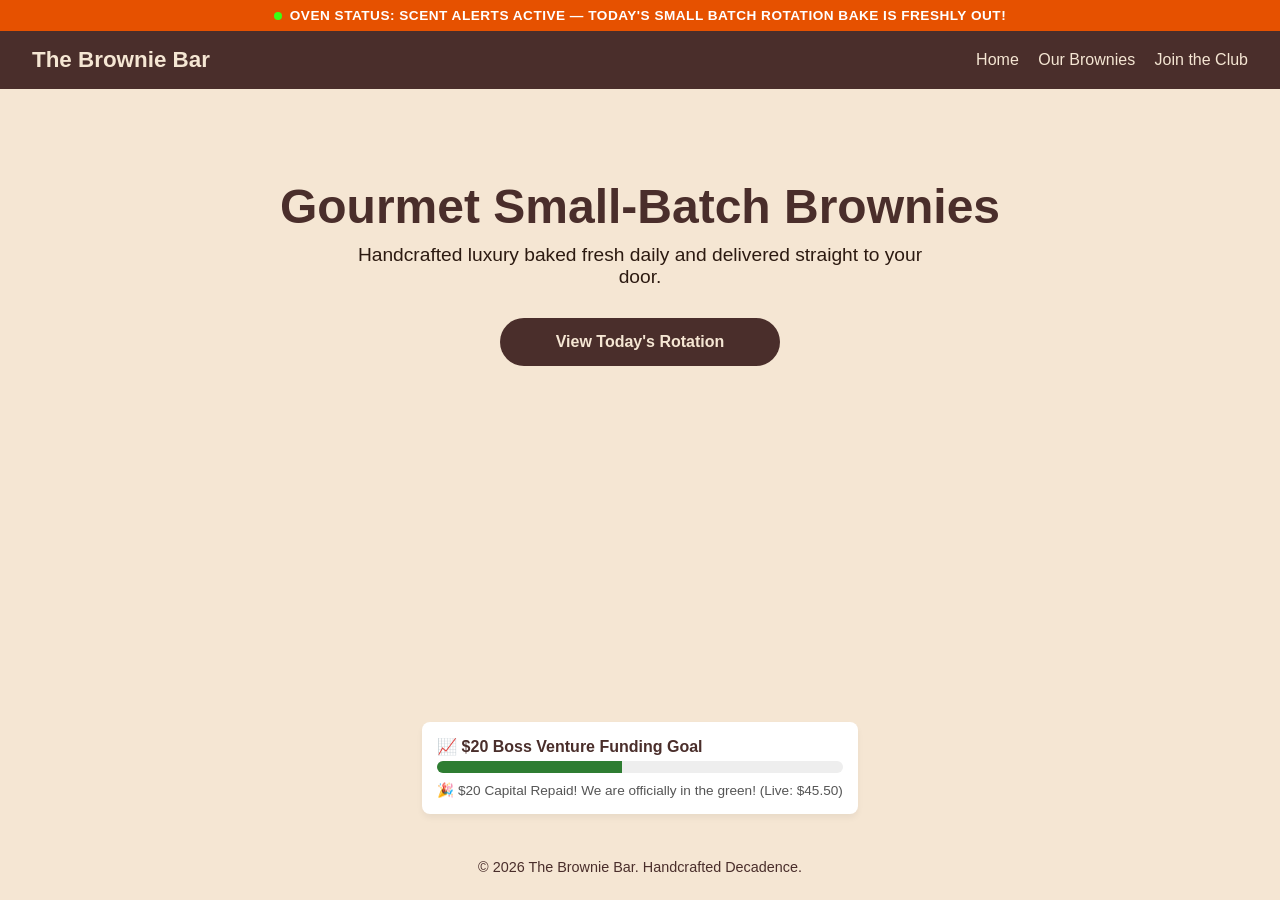
<file: index.html>
<!DOCTYPE html>
<html lang="en">

<head>
    <meta charset="UTF-8">
    <meta name="viewport" content="width=device-width, initial-scale=1.0">
    <title>The Brownie Bar | Home</title>
    <link rel="stylesheet" href="style.css">
</head>

<body>
    <div class="live-banner">
        <div class="pulse-dot"></div> OVEN STATUS: SCENT ALERTS ACTIVE — TODAY'S SMALL BATCH ROTATION BAKE IS FRESHLY
        OUT!
    </div>
    <header>
        <div class="logo" onclick="window.location.href='index.html'">The Brownie Bar</div>
        <nav>
            <a href="index.html" aria-label="Go to home page">Home</a>
            <a href="menu.html" aria-label="View our sweet rotation menu">Our Brownies</a>
            <a href="signup.html" aria-label="Join our rewards brownie club">Join the Club</a>
        </nav>
    </header>

    <main style="text-align: center; padding: 50px 20px; flex: 1;">
        <h1 style="color: var(--primary); font-size: 3rem; margin-top: 40px; margin-bottom: 10px;">Gourmet Small-Batch
            Brownies</h1>
        <p style="font-size: 1.2rem; max-width: 600px; margin: 0 auto 30px;">
            Handcrafted luxury baked fresh daily and delivered straight to your door.
        </p>
        <a href="menu.html" class="btn" style="max-width: 280px; margin: 0 auto;"
            aria-label="View today's menu rotation">View Today's Rotation</a>
    </main>

    <!-- $20 Boss Venture Funding Goal Widget Layout -->
    <div class="funding-widget-box"
        style="padding: 15px; background: #fff; border-radius: 8px; box-shadow: 0 4px 6px rgba(0,0,0,0.05); margin: 20px auto; max-width: 600px;">
        <strong style="display: block; margin-bottom: 5px; color: var(--primary);">📈 $20 Boss Venture Funding Goal</strong>

        <!-- Background track of the bar -->
        <div
            style="width: 100%; background: #eee; height: 12px; border-radius: 6px; overflow: hidden; margin-bottom: 8px;">
            <!-- The actual filled progress indicator line -->
            <div id="fundingProgressBar"
                style="width: 0%; background: #2e7d32; height: 100%; transition: width 1s ease-in-out;"></div>
        </div>

        <!-- The dynamic milestone text injector slot -->
        <span id="fundingProgressText" style="font-size: 0.85rem; color: #555; font-weight: 500;">Baking our way to the first $20 repayment goal...</span>
    </div>

    <footer>&copy; 2026 The Brownie Bar. Handcrafted Decadence.</footer>

    <a href="#" class="back-to-top" id="backToTop" aria-label="Scroll back to top">↑</a>

    <!-- Scripts -->
    <script src="app.js"></script>
    <script>
        // Runs automatically when the HTML elements are fully ready
        document.addEventListener('DOMContentLoaded', () => {
            // Change 45.50 to whatever total earnings you want to show!
            updateFundingProgress(45.50);
        });
    </script>
</body>

</html>
</file>
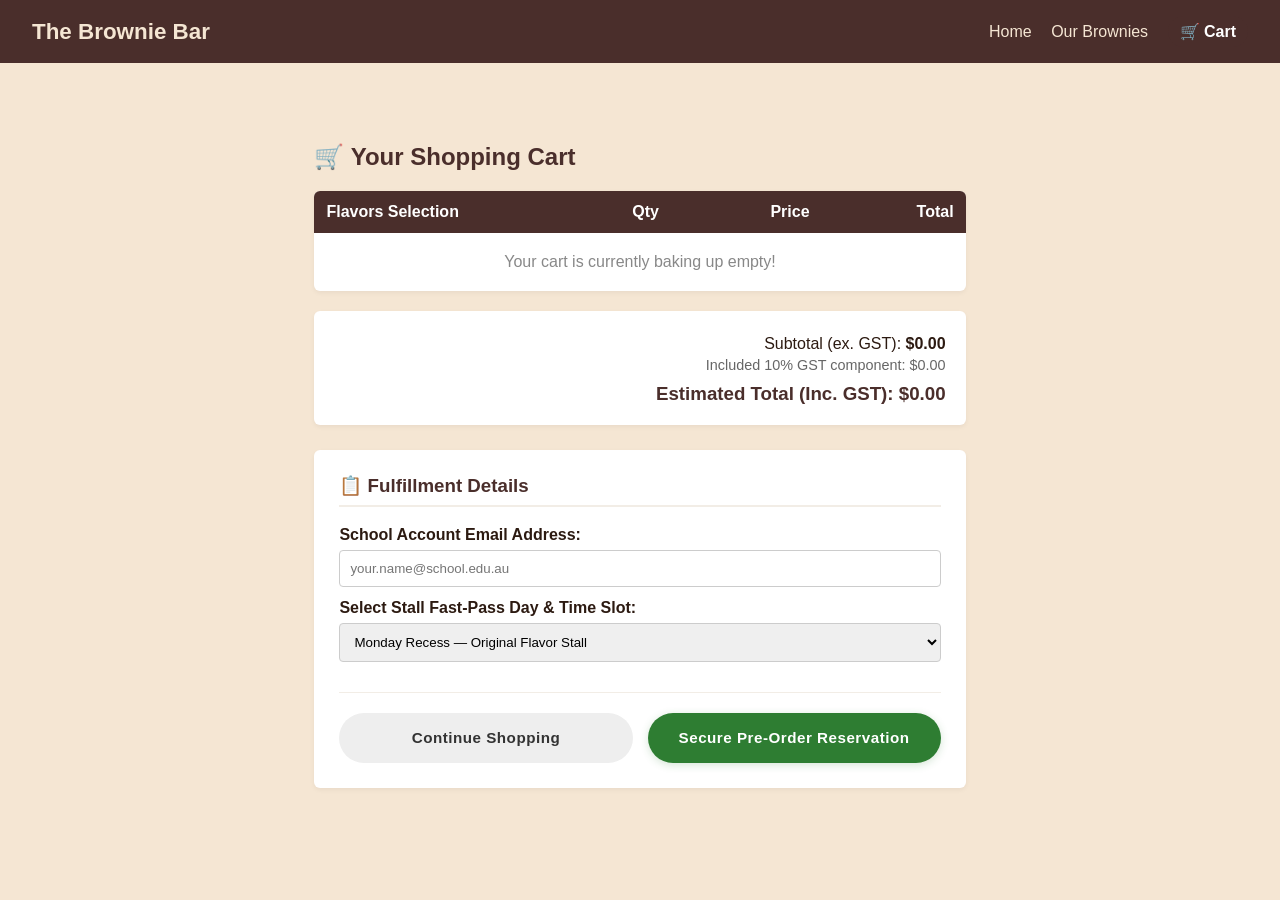
<file: cart.html>
<!DOCTYPE html>
<html lang="en">

<head>
  <meta charset="UTF-8">
  <meta name="viewport" content="width=device-width, initial-scale=1.0">
  <title>Your Cart & Checkout | The Brownie Bar</title>
  <link rel="stylesheet" href="style.css">
</head>

<body>
  <header>
    <div class="logo" onclick="window.location.href='index.html'">The Brownie Bar</div>
    <nav>
      <a href="index.html">Home</a>
      <a href="menu.html">Our Brownies</a>
      <a href="cart.html"
        style="position: relative; font-weight: bold; background: var(--primary); color: #fff; padding: 6px 12px; border-radius: 20px; display: inline-flex; align-items: center; gap: 6px; text-decoration: none;">
        🛒 Cart
        <span id="cartCounterBadge" style="background: red; color: white; font-size: 0.75rem; font-weight: bold; padding: 2px 6px; border-radius: 10px; min-width: 14px; text-align: center; display: none;">0</span>
      </a>
    </nav>
  </header>

  <main style="max-width: 800px; margin: 40px auto; padding: 20px; flex: 1;">
    <h2 style="color: var(--primary); margin-bottom: 20px;">🛒 Your Shopping Cart</h2>

    <!-- Interactive Multi-Item Product Table Grid -->
    <table
      style="width: 100%; border-collapse: collapse; margin-bottom: 20px; background: white; border-radius: 6px; overflow: hidden; box-shadow: 0 2px 5px rgba(0,0,0,0.05);">
      <thead>
        <tr style="background: var(--primary); color: white;">
          <th style="padding: 12px; text-align: left;">Flavors Selection</th>
          <th style="padding: 12px; text-align: center; width: 80px;">Qty</th>
          <th style="padding: 12px; text-align: right; width: 100px;">Price</th>
          <th style="padding: 12px; text-align: right; width: 120px;">Total</th>
        </tr>
      </thead>
      <tbody id="checkoutCartTable">
        <!-- Injected dynamically by app.js -->
      </tbody>
    </table>

    <!-- Live Financial Summary Metrics (Australian GST Inclusive) -->
    <div
      style="background: white; padding: 20px; border-radius: 6px; box-shadow: 0 2px 5px rgba(0,0,0,0.05); margin-bottom: 25px; text-align: right;">
      <p style="margin: 4px 0;">Subtotal (ex. GST):
        <span id="cartSummarySubtotal" style="font-weight: bold;">$0.00</span></p>
      <p style="margin: 4px 0; font-size: 0.9rem; color: #666;">Included 10% GST component:
        <span id="cartSummaryTax">$0.00</span></p>
      <h3 style="margin: 10px 0 0 0; color: var(--primary);">Estimated Total (Inc. GST):
        <span id="cartSummaryTotal">$0.00</span></h3>
    </div>

    <!-- Combined Fulfillment Details & Order Placement Form -->
    <form id="globalCartCheckoutForm"
      style="background: white; padding: 25px; border-radius: 6px; box-shadow: 0 2px 5px rgba(0,0,0,0.05); margin-bottom: 20px;">
      <h3 style="margin-top: 0; color: var(--primary); border-bottom: 2px solid #f2ede6; padding-bottom: 8px;">📋
        Fulfillment Details</h3>

      <label style="display: block; margin-top: 15px; margin-bottom: 12px;">
                <strong>School Account Email Address:</strong>
                <input type="email" id="emailInput" required placeholder="your.name@school.edu.au" style="width: 100%; padding: 10px; margin-top: 6px; box-sizing: border-box; border: 1px solid #ccc; border-radius: 4px;">
            </label>

      <label style="display: block; margin-bottom: 20px;">
                <strong>Select Stall Fast-Pass Day & Time Slot:</strong>
                <select id="pickupDay" required style="width: 100%; padding: 10px; margin-top: 6px; box-sizing: border-box; border: 1px solid #ccc; border-radius: 4px;">
                    <option value="Monday Recess">Monday Recess — Original Flavor Stall</option>
                    <option value="Tuesday Recess">Tuesday Recess — Salted Caramel Stall</option>
                    <option value="Wednesday Recess">Wednesday Recess — Nutella Infused Stall</option>
                </select>
            </label>

      <div
        style="display: flex; justify-content: space-between; align-items: center; margin-top: 30px; border-top: 1px solid #f2ede6; padding-top: 20px; gap: 15px;">
        <a href="menu.html"
          style="flex: 1; display: flex; align-items: center; justify-content: center; box-sizing: border-box; text-align: center; background: #eee; color: #333; font-weight: 600; font-size: 0.95rem; letter-spacing: 0.5px; height: 50px; margin: 0; border: none; border-radius: 50px; text-decoration: none; cursor: pointer; transition: background-color 0.2s; vertical-align: middle;"
          onmouseover="this.style.background='#e0e0e0'" onmouseout="this.style.background='#eee'">
          Continue Shopping
        </a>
        <button type="submit" class="btn" style="flex: 1; display: flex; align-items: center; justify-content: center; box-sizing: border-box; background: #2e7d32; color: white; font-weight: 600; font-size: 0.95rem; letter-spacing: 0.5px; height: 50px; margin: 0; padding: 0; border: none; border-radius: 50px; cursor: pointer; box-shadow: 0 2px 8px rgba(46, 125, 50, 0.2); transition: background-color 0.2s; vertical-align: middle;" onmouseover="this.style.background='#256428'" onmouseout="this.style.background='#2e7d32'">
              Secure Pre-Order Reservation
          </button>
      </div>
    </form>
  </main>

  <script src="app.js"></script>
</body>

</html>
</file>
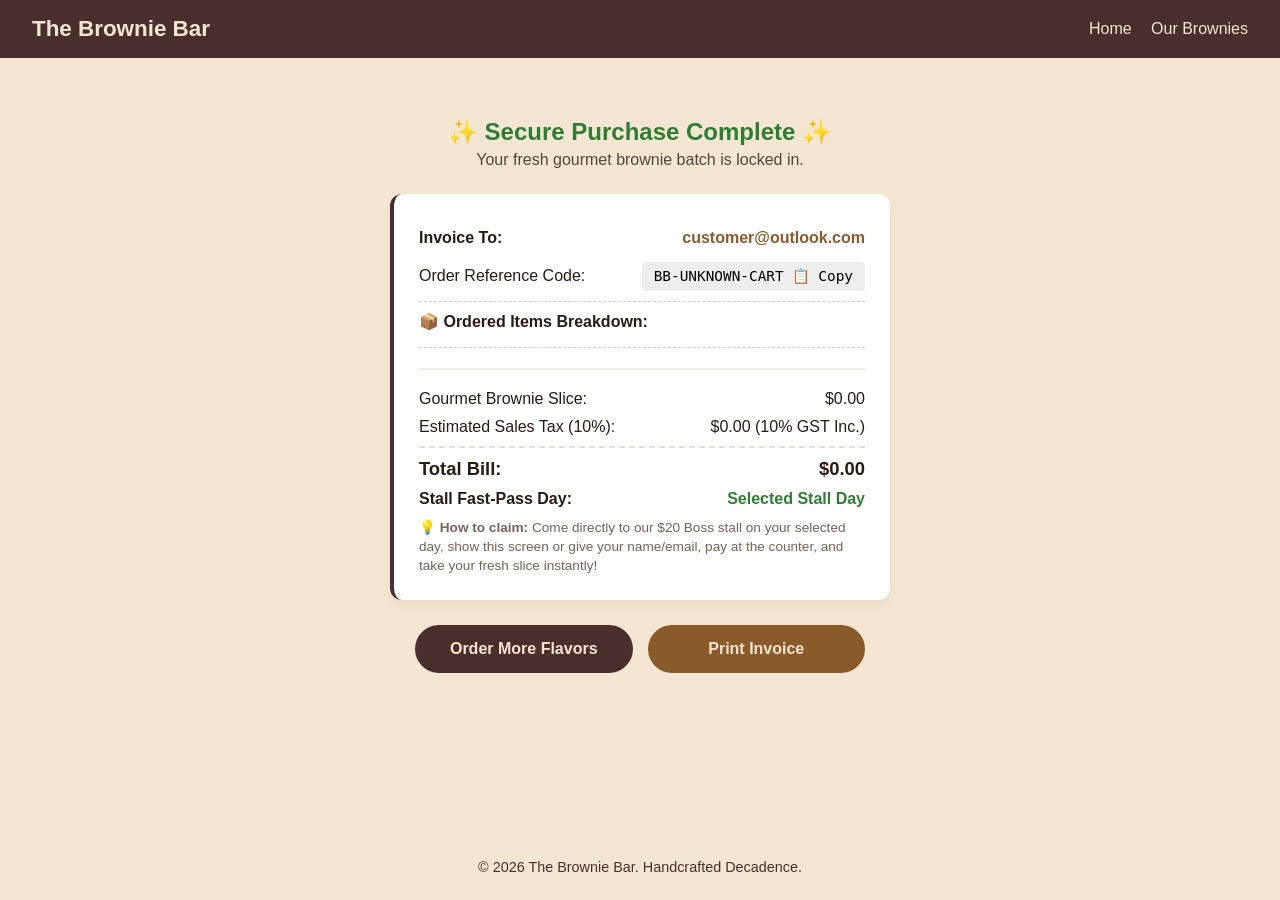
<file: checkout-success.html>
<!DOCTYPE html>
<html lang="en">

<head>
  <meta charset="UTF-8">
  <meta name="viewport" content="width=device-width, initial-scale=1.0">
  <title>Order Confirmed | The Brownie Bar</title>
  <link rel="stylesheet" href="style.css">
</head>

<body>
  <header>
    <div class="logo" onclick="window.location.href='index.html'">The Brownie Bar</div>
    <nav>
      <a href="index.html">Home</a>
      <a href="menu.html">Our Brownies</a>
    </nav>
  </header>

  <main style="max-width: 500px; margin: 40px auto; text-align: center; padding: 0 20px; flex: 1;">
    <!-- Pulsing Skeleton Placeholder Screen -->
    <div id="loadingSkeleton" class="skeleton-container">
      <div class="skeleton-line hero"></div>
      <div class="skeleton-line mid"></div>
      <div class="skeleton-line short"></div>
      <div class="skeleton-line"></div>
    </div>

    <!-- Target Invoice Target Reveal Screen Container -->
    <div id="successContent" style="display: none;">
      <h2 style="color: var(--success); margin-bottom: 5px;">✨ Secure Purchase Complete ✨</h2>
      <p style="margin-top: 0; color: #55433c;">Your fresh gourmet brownie batch is locked in.</p>

      <div class="invoice-box">
        <div class="invoice-row">
          <strong>Invoice To:</strong>
          <span id="invoiceEmail" style="color: var(--accent); font-weight: 600;"></span>
        </div>
        <div class="invoice-row" style="align-items: center; margin-top: 15px;">
          <span>Order Reference Code:</span>
          <button class="copy-badge" id="copyIdBtn" title="Click to copy ID">
                        <span id="orderIdText">BB-73912-BRWN</span> 📋 Copy
                    </button>
        </div>
        
        <!-- Replace your single item line section with this cleaner list block -->
        <div class="invoice-summary-box"
          style="border-top: 1px dashed #ccc; border-bottom: 1px dashed #ccc; padding: 10px 0; margin: 10px 0;">
          <strong style="display: block; margin-bottom: 6px; text-align: left;">📦 Ordered Items Breakdown:</strong>
          <ul id="invoiceItemsSummaryList" style="list-style: none; padding: 0; margin: 0;">
            <!-- Multi-item list nodes injected dynamically by app.js loop -->
          </ul>
        </div>

        <hr style="border: 0; border-top: 2px solid #f2ede6; margin: 20px 0;">

        <!-- Computational Component Matrix Elements -->
        <div class="invoice-row">
          <span>Gourmet Brownie Slice:</span>
          <span id="calcSubtotal"></span>
        </div>
        <div class="invoice-row">
          <span>Estimated Sales Tax (10%):</span>
          <span id="calcTax"></span>
        </div>
        <div class="invoice-row invoice-total">
          <span>Total Bill:</span>
          <span id="calcTotal"></span>
        </div>
        <div class="invoice-row">
          <strong>Stall Fast-Pass Day:</strong>
          <span id="invoicePickup" style="font-weight: bold; color: var(--success);"></span>
        </div>
        <p style="font-size: 0.85rem; color: #7a6152; margin: 10px 0 0 0; text-align: left; line-height: 1.4;">
          💡 <strong>How to claim:</strong> Come directly to our $20 Boss stall on your selected day, show this screen or give
          your name/email, pay at the counter, and take your fresh slice instantly!
        </p>
      </div>
      <div style="display: flex; gap: 15px; justify-content: center; max-width: 450px; margin: 20px auto 0 auto;">
        <a href="menu.html" class="btn" style="margin: 0; flex: 1;" aria-label="Return to product listing matrix">Order More
          Flavors</a>
        <button id="printInvoiceBtn" class="btn" style="margin: 0; flex: 1; background-color: var(--accent);" aria-label="Print Invoice Receipt">Print Invoice</button>
      </div>
    </div>
  </main>

  <footer>&copy; 2026 The Brownie Bar. Handcrafted Decadence.</footer>
  <script src="app.js"></script>
</body>

</html>
</file>
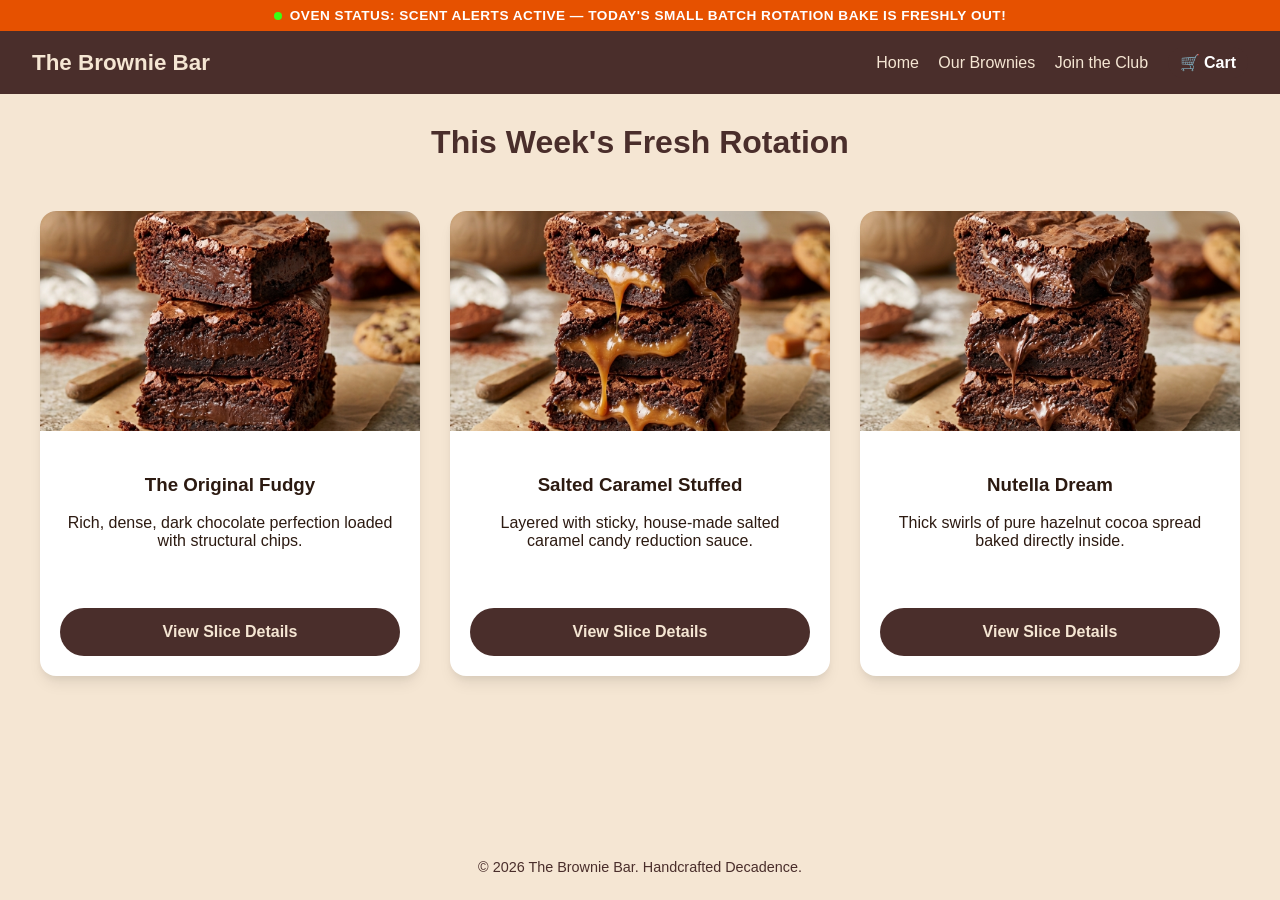
<file: menu.html>
<!DOCTYPE html>
<html lang="en">

<head>
  <meta charset="UTF-8">
  <meta name="viewport" content="width=device-width, initial-scale=1.0">
  <title>Weekly Rotation | The Brownie Bar</title>
  <link rel="stylesheet" href="style.css">
</head>

<body>
  <div class="live-banner">
    <div class="pulse-dot"></div> OVEN STATUS: SCENT ALERTS ACTIVE — TODAY'S SMALL BATCH ROTATION BAKE IS FRESHLY OUT!
  </div>
  <header>
    <div class="logo" onclick="window.location.href='index.html'">The Brownie Bar</div>
    <nav>
      <a href="index.html">Home</a>
      <a href="menu.html">Our Brownies</a>
      <a href="signup.html">Join the Club</a>
      <!-- Add inside your <nav> or header navigation link row -->
      <a href="cart.html"
        style="position: relative; font-weight: bold; background: var(--primary); color: #fff; padding: 6px 12px; border-radius: 20px; display: inline-flex; align-items: center; gap: 6px; text-decoration: none;">
        🛒 Cart
        <span id="cartCounterBadge" style="background: red; color: white; font-size: 0.75rem; font-weight: bold; padding: 2px 6px; border-radius: 10px; min-width: 14px; text-align: center; display: none;">0</span>
      </a>
    </nav>
  </header>

  <main style="flex: 1;">
    <h2 class="section-title">This Week's Fresh Rotation</h2>
    <div class="grid">
      <!-- Original -->
      <div class="card">
        <img src="Gemini_Generated_Image_zda83ozda83ozda8.png" class="card-img" alt="The Original Fudgy">
        <div class="card-content">
          <h3>The Original Fudgy</h3>
          <p>Rich, dense, dark chocolate perfection loaded with structural chips.</p>
          <span class="availability-tag">Loading...</span>
          <a href="product-original.html" class="btn" aria-label="View details for The Original Fudgy">View Slice
            Details</a>
        </div>
      </div>
      <!-- Caramel -->
      <div class="card">
        <img src="Gemini_Generated_Image_i1s3k4i1s3k4i1s3.png" class="card-img" alt="Salted Caramel Stuffed">
        <div class="card-content">
          <h3>Salted Caramel Stuffed</h3>
          <p>Layered with sticky, house-made salted caramel candy reduction sauce.</p>
          <span class="availability-tag">Loading...</span>
          <a href="product-caramel.html" class="btn" aria-label="View details for Salted Caramel Stuffed">View Slice
            Details</a>
        </div>
      </div>
      <!-- Nutella -->
      <div class="card">
        <img src="Gemini_Generated_Image_r7hcr6r7hcr6r7hc.png" class="card-img" alt="Nutella Dream">
        <div class="card-content">
          <h3>Nutella Dream</h3>
          <p>Thick swirls of pure hazelnut cocoa spread baked directly inside.</p>
          <span class="availability-tag">Loading...</span>
          <a href="product-nutella.html" class="btn" aria-label="View details for Nutella Dream">View Slice Details</a>
        </div>
      </div>
    </div>
  </main>

  <footer>&copy; 2026 The Brownie Bar. Handcrafted Decadence.</footer>
  <a href="#" class="back-to-top" id="backToTop" aria-label="Scroll back to top">↑</a>
  <script src="app.js"></script>
</body>

</html>
</file>
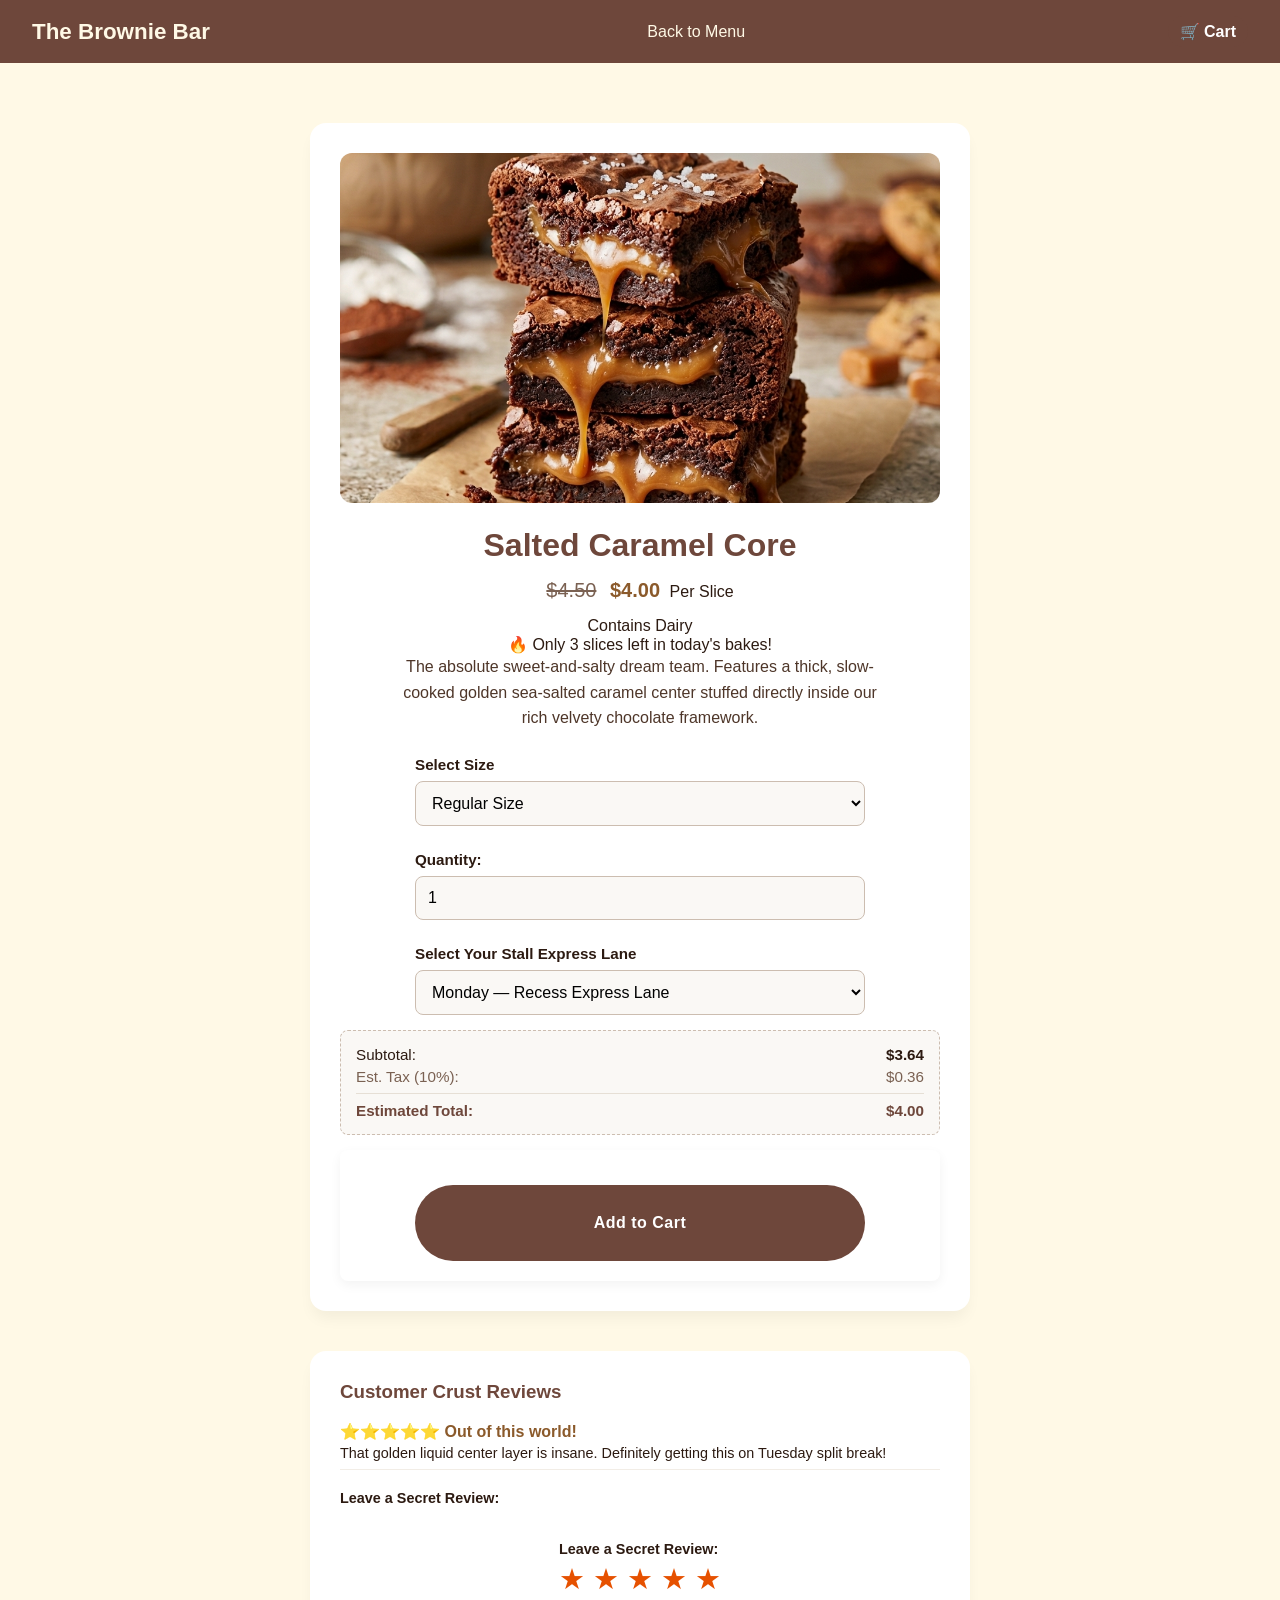
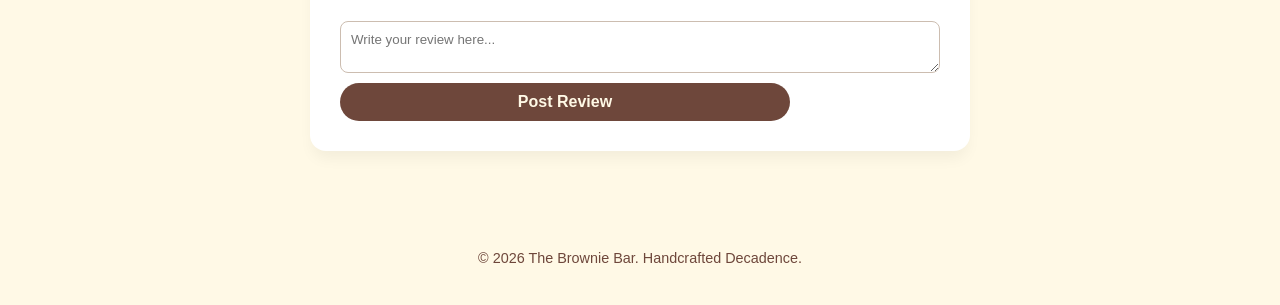
<file: product-caramel.html>
<!DOCTYPE html>
<html lang="en">

<head>
  <meta charset="UTF-8">
  <meta name="viewport" content="width=device-width, initial-scale=1.0">
  <title>Salted Caramel Core | The Brownie Bar</title>
  <link rel="stylesheet" href="style.css">
</head>

<button id="backToTop" onclick="window.scrollTo({top: 0, behavior: 'smooth'})" style="position: fixed; bottom: 20px; right: 20px; display: none; padding: 10px 15px; background: var(--primary); color: white; border: none; border-radius: 50%; cursor: pointer; z-index: 99Source;">▲</button>
<body data-flavor="caramel" data-price="4.00">
  <header>
    <div class="logo" onclick="window.location.href='index.html'">The Brownie Bar</div>
    <nav><a href="menu.html">Back to Menu</a></nav>
    <a href="cart.html"
      style="position: relative; font-weight: bold; background: var(--primary); color: #fff; padding: 6px 12px; border-radius: 20px; display: inline-flex; align-items: center; gap: 6px; text-decoration: none;">
      🛒 Cart
      <span id="cartCounterBadge" style="background: red; color: white; font-size: 0.75rem; font-weight: bold; padding: 2px 6px; border-radius: 10px; min-width: 14px; text-align: center; display: none;">0</span>
    </a>
  </header>

  <main style="flex: 1; padding: 20px;">
    <div class="product-layout">
      <img src="Gemini_Generated_Image_i1s3k4i1s3k4i1s3.png" alt="Salted Caramel Core Brownie">
      <h2 class="section-title" style="margin: 20px 0 10px 0;">Salted Caramel Core</h2>

      <div class="price-container">
        <span class="original-price">$4.50</span>
        <span class="current-price">$4.00</span>
        <span class="price-suffix">Per Slice</span>
      </div>

      <!-- Dietary Badges -->
      <div class="badge-container">
        <span class="badge badge-dairy">Contains Dairy</span>
      </div>

      <!-- Stock Urgency Ticker -->
      <div class="stock-ticker">🔥 Only <span class="low-stock-count">3</span> slices left in today's bakes!</div>

      <p style="line-height: 1.6; max-width: 500px; margin: 0 auto 20px auto; color: #4e3629;">
        The absolute sweet-and-salty dream team. Features a thick, slow-cooked golden sea-salted caramel center stuffed
        directly inside our rich velvety chocolate framework.
      </p>

      <form class="purchaseForm">
        <!-- Size Selector -->
        <div class="form-group">
          <label for="sizeInput">Select Size</label>
          <select id="sizeInput" style="width: 100%; padding: 12px; border: 1px solid #ccbdb0; border-radius: 8px; background-color: #faf8f5; font-size: 1rem;">
                        <option value="0.00" selected>Regular Size</option>
                        <option value="0.25">Large Size (+$0.25)</option>
                    </select>
        </div>

        <!-- Quantity Stepper Input -->
        <div class="form-group">
          <label for="quantityInput">Quantity:</label>
          <input type="number" id="quantityInput" min="1" max="24" value="1" step="1" style="width: 100%; padding: 12px; border: 1px solid #ccbdb0; border-radius: 8px; background-color: #faf8f5; font-size: 1rem;" required>
        </div>

        <!-- Express Lane Dropdown -->
        <div class="form-group">
          <label for="pickupDay">Select Your Stall Express Lane</label>
          <select id="pickupDay" style="width: 100%; padding: 12px; border: 1px solid #ccbdb0; border-radius: 8px; background-color: #faf8f5; font-size: 1rem;">
                        <option value="Monday Recess">Monday — Recess Express Lane</option>
                        <option value="Monday Lunch">Monday — Lunch Express Lane</option>
                        <option value="Tuesday Recess">Tuesday — Recess Express Lane</option>
                        <option value="Tuesday Lunch">Tuesday — Lunch Express Lane</option>
                        <option value="Wednesday Recess">Wednesday — Recess Express Lane</option>
                        <option value="Wednesday Lunch">Wednesday — Lunch Express Lane</option>
                    </select>
        </div>

        <!-- Live Estimator Box -->
        <div id="livePreviewBox"
          style="background: #faf8f5; border: 1px dashed #ccbdb0; border-radius: 8px; padding: 15px; margin: 15px 0; text-align: left; font-size: 0.95rem;">
          <div style="display: flex; justify-content: space-between; margin-bottom: 5px;">
            <span>Subtotal:</span> <strong id="liveSubtotal">$0.00</strong>
          </div>
          <div style="display: flex; justify-content: space-between; color: #7a6152;">
            <span>Est. Tax (10%):</span> <span id="liveTax">$0.00</span>
          </div>
          <hr style="border: 0; border-top: 1px solid #e6dfd5; margin: 8px 0;">
          <div style="display: flex; justify-content: space-between; font-weight: bold; color: var(--primary);">
            <span>Estimated Total:</span> <span id="liveTotal">$0.00</span>
          </div>
        </div>

        <!-- Multi-Item Custom Addition Element Matrix Block -->
        <div class="cart-control-wrapper"
          style="background: #fff; padding: 20px; border-radius: 8px; box-shadow: 0 4px 12px rgba(0,0,0,0.05); margin-top: 15px;">
          <!-- Keep your existing quantity input and size inputs here exactly as they are -->
        
          <button type="button" id="addToCartBtn" class="btn" style="width: 100%; margin-top: 15px; background-color: var(--primary); color: white; border: none; padding: 14px; border-radius: 50px; font-size: 1rem; font-weight: 600; letter-spacing: 0.5px; cursor: pointer; transition: background-color 0.2s ease, transform 0.2s ease;" onmouseover="this.style.backgroundColor='var(--primary-hover, #5a3d28)'; this.style.transform='scale(1.03)';" onmouseout="this.style.backgroundColor='var(--primary)'; this.style.transform='scale(1)';">
              Add to Cart
          </button>
        </div>
      </form>
    </div>

    <!-- Customer Review Board -->
    <div class="product-layout" style="margin-top: 20px; text-align: left;">
      <h3 style="color: var(--primary); margin-top: 0;">Customer Crust Reviews</h3>
      <div id="reviewContainer" style="display: flex; flex-direction: column; gap: 10px; margin-bottom: 20px;">
        <div style="border-bottom: 1px solid #f2ede6; padding-bottom: 8px;">
          <strong style="color: var(--accent);">⭐⭐⭐⭐⭐ Out of this world!</strong>
          <p style="margin: 4px 0 0 0; font-size: 0.9rem;">That golden liquid center layer is insane. Definitely getting
            this on Tuesday split break!</p>
        </div>
      </div>

      <form id="reviewForm" style="display: flex; flex-direction: column; gap: 10px;">
        <label style="font-weight: 600; font-size: 0.9rem;">Leave a Secret Review:</label>
        <div class="form-group">
          <label style="font-weight: 600; font-size: 0.9rem; display: block; margin-bottom: 5px;">Leave a Secret Review:</label>
          <input type="hidden" id="reviewStars" value="5">
        
          <div class="star-rating-input"
            style="display: flex; gap: 8px; font-size: 1.8rem; cursor: pointer; color: #ccbdb0; width: fit-content; user-select: none;">
            <span class="star-node" data-value="1">★</span>
            <span class="star-node" data-value="2">★</span>
            <span class="star-node" data-value="3">★</span>
            <span class="star-node" data-value="4">★</span>
            <span class="star-node" data-value="5">★</span>
          </div>
        </div>
        <textarea id="reviewText" placeholder="Write your review here..." rows="2" style="padding: 10px; border: 1px solid #ccbdb0; border-radius: 8px; font-family: inherit;" required></textarea>
        <button type="submit" class="btn" style="margin: 0; padding: 10px 0; line-height: normal;">Post Review</button>
      </form>
    </div>
  </main>

  <footer>
    <p>&copy; 2026 The Brownie Bar. Handcrafted Decadence.</p>
  </footer>

  <script src="app.js"></script>
</body>

</html>
</file>
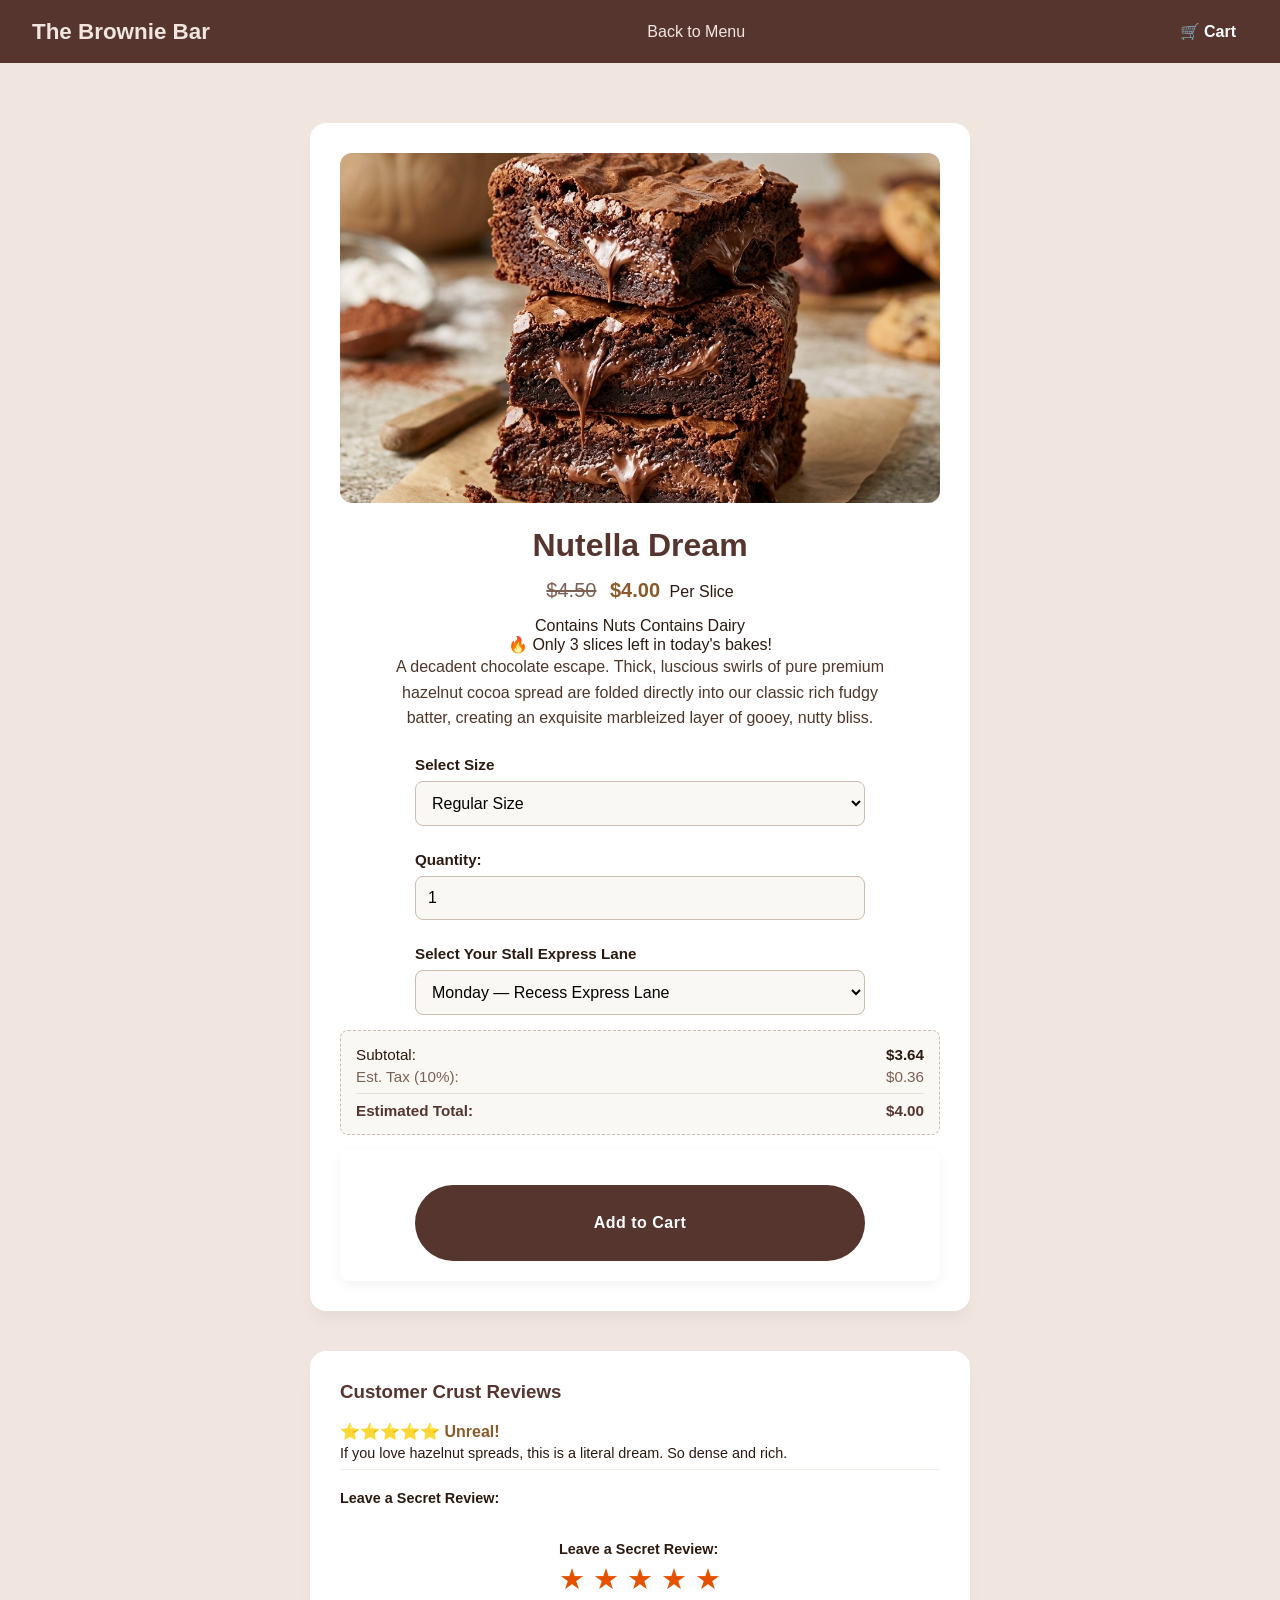
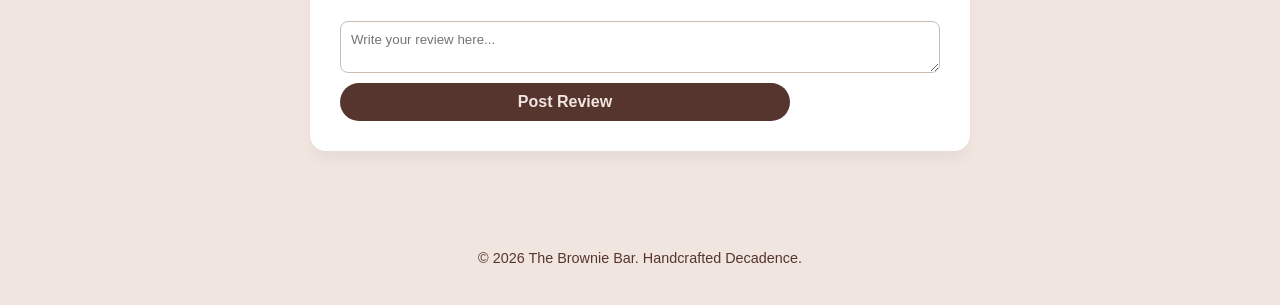
<file: product-nutella.html>
<!DOCTYPE html>
<html lang="en">

<head>
  <meta charset="UTF-8">
  <meta name="viewport" content="width=device-width, initial-scale=1.0">
  <title>Nutella Dream | The Brownie Bar</title>
  <link rel="stylesheet" href="style.css">
</head>

<button id="backToTop" onclick="window.scrollTo({top: 0, behavior: 'smooth'})" style="position: fixed; bottom: 20px; right: 20px; display: none; padding: 10px 15px; background: var(--primary); color: white; border: none; border-radius: 50%; cursor: pointer; z-index: 99Source;">▲</button>
<body data-flavor="nutella" data-price="4.00">
  <header>
    <div class="logo" onclick="window.location.href='index.html'">The Brownie Bar</div>
    <nav><a href="menu.html">Back to Menu</a></nav>
    <a href="cart.html"
      style="position: relative; font-weight: bold; background: var(--primary); color: #fff; padding: 6px 12px; border-radius: 20px; display: inline-flex; align-items: center; gap: 6px; text-decoration: none;">
      🛒 Cart
      <span id="cartCounterBadge" style="background: red; color: white; font-size: 0.75rem; font-weight: bold; padding: 2px 6px; border-radius: 10px; min-width: 14px; text-align: center; display: none;">0</span>
    </a>
  </header>

  <main style="flex: 1; padding: 20px;">
    <div class="product-layout">
      <img src="Gemini_Generated_Image_r7hcr6r7hcr6r7hc.png" alt="Nutella Dream Brownie">
      <h2 class="section-title" style="margin: 20px 0 10px 0;">Nutella Dream</h2>

      <div class="price-container">
        <span class="original-price">$4.50</span>
        <span class="current-price">$4.00</span>
        <span class="price-suffix">Per Slice</span>
      </div>

      <!-- Dietary Badges -->
      <div class="badge-container">
        <span class="badge badge-nuts">Contains Nuts</span>
        <span class="badge badge-dairy">Contains Dairy</span>
      </div>

      <!-- Stock Urgency Ticker -->
      <div class="stock-ticker">🔥 Only <span class="low-stock-count">3</span> slices left in today's bakes!</div>

      <p style="line-height: 1.6; max-width: 500px; margin: 0 auto 20px auto; color: #4e3629;">
        A decadent chocolate escape. Thick, luscious swirls of pure premium hazelnut cocoa spread are folded directly
        into our classic rich fudgy batter, creating an exquisite marbleized layer of gooey, nutty bliss.
      </p>

      <form class="purchaseForm">
        <!-- Size Selector -->
        <div class="form-group">
          <label for="sizeInput">Select Size</label>
          <select id="sizeInput" style="width: 100%; padding: 12px; border: 1px solid #ccbdb0; border-radius: 8px; background-color: #faf8f5; font-size: 1rem;">
                        <option value="0.00" selected>Regular Size</option>
                        <option value="0.25">Large Size (+$0.25)</option>
                    </select>
        </div>

        <!-- Quantity Stepper Input -->
        <div class="form-group">
          <label for="quantityInput">Quantity:</label>
          <input type="number" id="quantityInput" min="1" max="24" value="1" step="1" style="width: 100%; padding: 12px; border: 1px solid #ccbdb0; border-radius: 8px; background-color: #faf8f5; font-size: 1rem;" required>
        </div>

        <!-- Express Lane Dropdown -->
        <div class="form-group">
          <label for="pickupDay">Select Your Stall Express Lane</label>
          <select id="pickupDay" style="width: 100%; padding: 12px; border: 1px solid #ccbdb0; border-radius: 8px; background-color: #faf8f5; font-size: 1rem;">
                        <option value="Monday Recess">Monday — Recess Express Lane</option>
                        <option value="Monday Lunch">Monday — Lunch Express Lane</option>
                        <option value="Tuesday Recess">Tuesday — Recess Express Lane</option>
                        <option value="Tuesday Lunch">Tuesday — Lunch Express Lane</option>
                        <option value="Wednesday Recess">Wednesday — Recess Express Lane</option>
                        <option value="Wednesday Lunch">Wednesday — Lunch Express Lane</option>
                    </select>
        </div>

        <!-- Live Estimator Box -->
        <div id="livePreviewBox"
          style="background: #faf8f5; border: 1px dashed #ccbdb0; border-radius: 8px; padding: 15px; margin: 15px 0; text-align: left; font-size: 0.95rem;">
          <div style="display: flex; justify-content: space-between; margin-bottom: 5px;">
            <span>Subtotal:</span> <strong id="liveSubtotal">$0.00</strong>
          </div>
          <div style="display: flex; justify-content: space-between; color: #7a6152;">
            <span>Est. Tax (10%):</span> <span id="liveTax">$0.00</span>
          </div>
          <hr style="border: 0; border-top: 1px solid #e6dfd5; margin: 8px 0;">
          <div style="display: flex; justify-content: space-between; font-weight: bold; color: var(--primary);">
            <span>Estimated Total:</span> <span id="liveTotal">$0.00</span>
          </div>
        </div>

        <!-- Multi-Item Custom Addition Element Matrix Block -->
        <div class="cart-control-wrapper"
          style="background: #fff; padding: 20px; border-radius: 8px; box-shadow: 0 4px 12px rgba(0,0,0,0.05); margin-top: 15px;">
          <!-- Keep your existing quantity input and size inputs here exactly as they are -->
        
          <button type="button" id="addToCartBtn" class="btn" style="width: 100%; margin-top: 15px; background-color: var(--primary); color: white; border: none; padding: 14px; border-radius: 50px; font-size: 1rem; font-weight: 600; letter-spacing: 0.5px; cursor: pointer; transition: background-color 0.2s ease, transform 0.2s ease;" onmouseover="this.style.backgroundColor='var(--primary-hover, #5a3d28)'; this.style.transform='scale(1.03)';" onmouseout="this.style.backgroundColor='var(--primary)'; this.style.transform='scale(1)';">
              Add to Cart
          </button>
        </div>
      </form>
    </div>

    <!-- Customer Review Board -->
    <div class="product-layout" style="margin-top: 20px; text-align: left;">
      <h3 style="color: var(--primary); margin-top: 0;">Customer Crust Reviews</h3>
      <div id="reviewContainer" style="display: flex; flex-direction: column; gap: 10px; margin-bottom: 20px;">
        <div style="border-bottom: 1px solid #f2ede6; padding-bottom: 8px;">
          <strong style="color: var(--accent);">⭐⭐⭐⭐⭐ Unreal!</strong>
          <p style="margin: 4px 0 0 0; font-size: 0.9rem;">If you love hazelnut spreads, this is a literal dream. So
            dense and rich.</p>
        </div>
      </div>

      <form id="reviewForm" style="display: flex; flex-direction: column; gap: 10px;">
        <label style="font-weight: 600; font-size: 0.9rem;">Leave a Secret Review:</label>
        <div class="form-group">
          <label style="font-weight: 600; font-size: 0.9rem; display: block; margin-bottom: 5px;">Leave a Secret Review:</label>
          <input type="hidden" id="reviewStars" value="5">
        
          <div class="star-rating-input"
            style="display: flex; gap: 8px; font-size: 1.8rem; cursor: pointer; color: #ccbdb0; width: fit-content; user-select: none;">
            <span class="star-node" data-value="1">★</span>
            <span class="star-node" data-value="2">★</span>
            <span class="star-node" data-value="3">★</span>
            <span class="star-node" data-value="4">★</span>
            <span class="star-node" data-value="5">★</span>
          </div>
        </div>
        <textarea id="reviewText" placeholder="Write your review here..." rows="2" style="padding: 10px; border: 1px solid #ccbdb0; border-radius: 8px; font-family: inherit;" required></textarea>
        <button type="submit" class="btn" style="margin: 0; padding: 10px 0; line-height: normal;">Post Review</button>
      </form>
    </div>
  </main>

  <footer>
    <p>&copy; 2026 The Brownie Bar. Handcrafted Decadence.</p>
  </footer>

  <script src="app.js"></script>
</body>

</html>
</file>
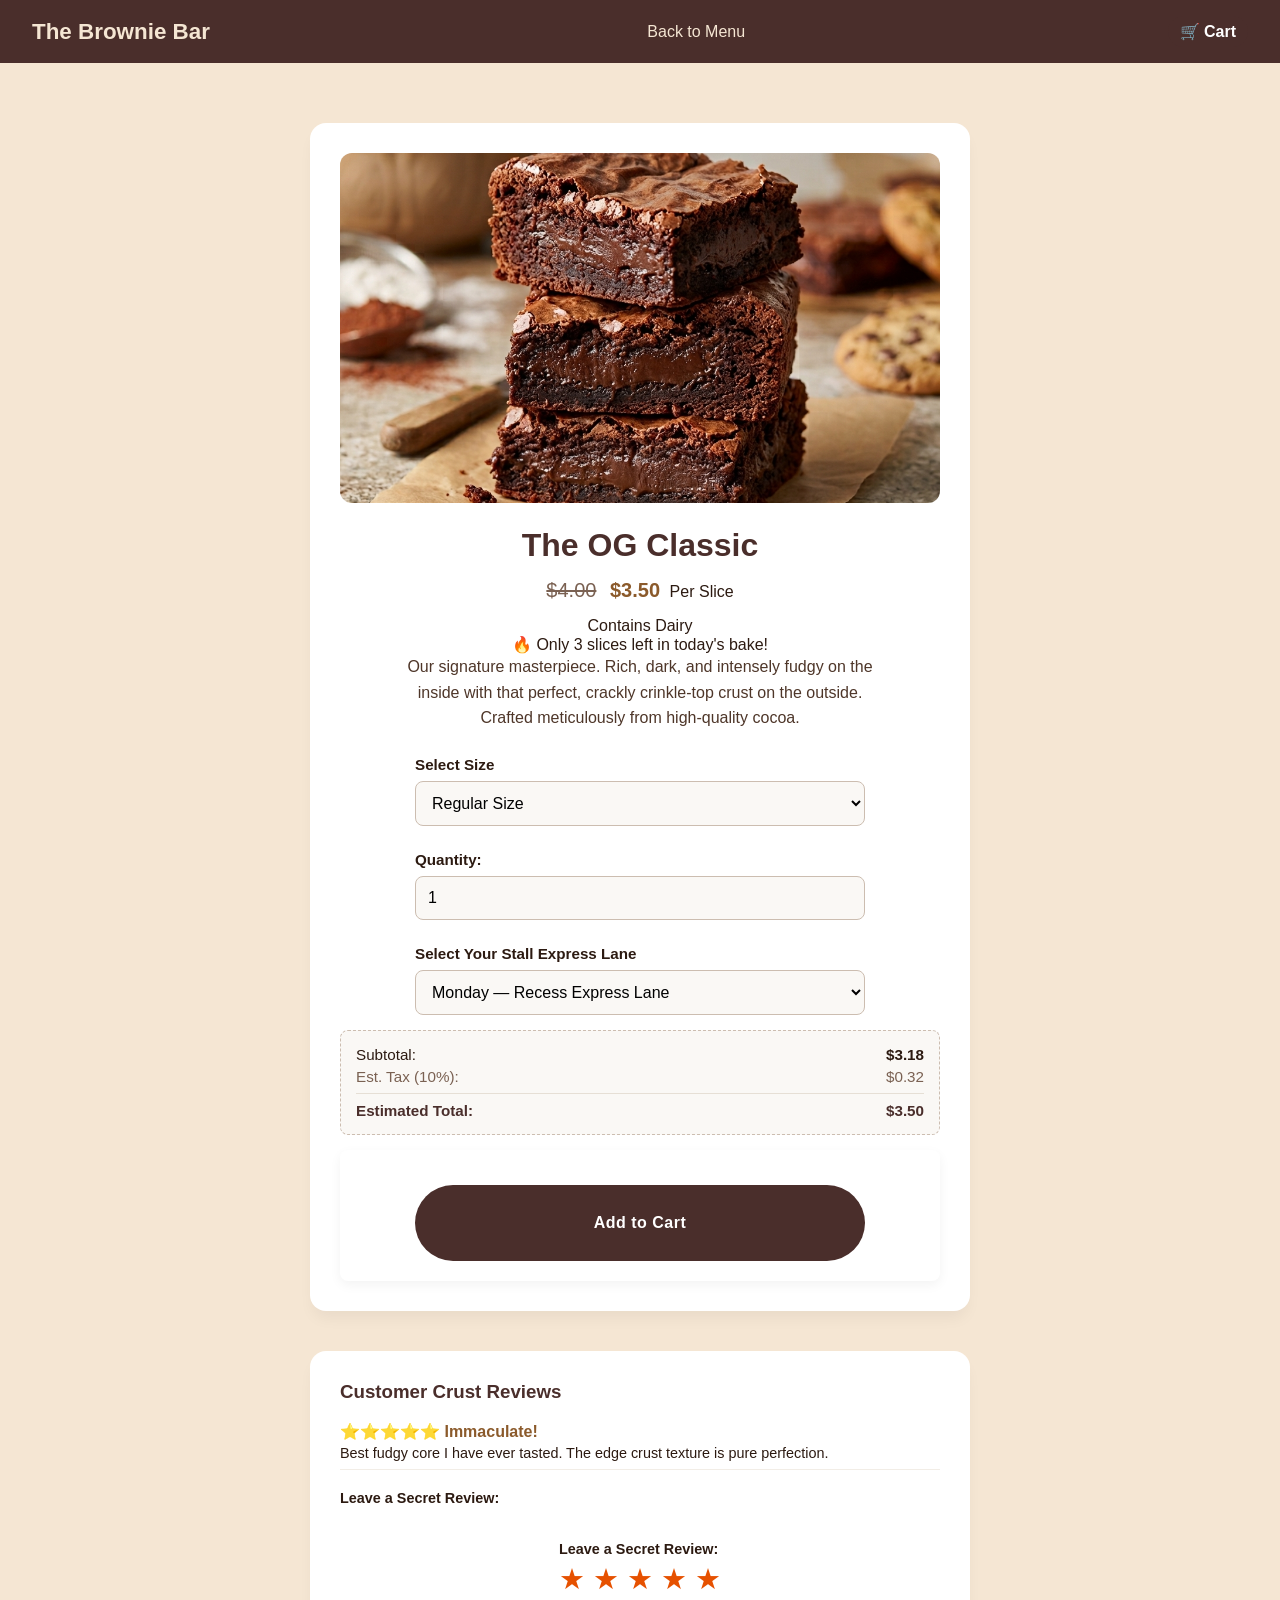
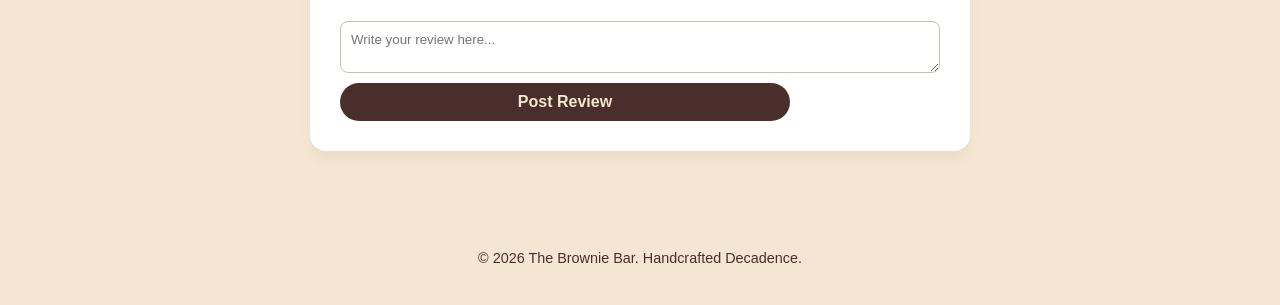
<file: product-original.html>
<!DOCTYPE html>
<html lang="en">

<head>
  <meta charset="UTF-8">
  <meta name="viewport" content="width=device-width, initial-scale=1.0">
  <title>The OG Classic | The Brownie Bar</title>
  <link rel="stylesheet" href="style.css">
</head>

<button id="backToTop" onclick="window.scrollTo({top: 0, behavior: 'smooth'})" style="position: fixed; bottom: 20px; right: 20px; display: none; padding: 10px 15px; background: var(--primary); color: white; border: none; border-radius: 50%; cursor: pointer; z-index: 99Source;">▲</button>
<body data-flavor="original" data-price="3.50">
  <header>
    <div class="logo" onclick="window.location.href='index.html'">The Brownie Bar</div>
    <nav><a href="menu.html">Back to Menu</a></nav>
    <a href="cart.html"
      style="position: relative; font-weight: bold; background: var(--primary); color: #fff; padding: 6px 12px; border-radius: 20px; display: inline-flex; align-items: center; gap: 6px; text-decoration: none;">
      🛒 Cart
      <span id="cartCounterBadge" style="background: red; color: white; font-size: 0.75rem; font-weight: bold; padding: 2px 6px; border-radius: 10px; min-width: 14px; text-align: center; display: none;">0</span>
    </a>
  </header>

  <main style="flex: 1; padding: 20px;">
    <div class="product-layout">
      <img src="Gemini_Generated_Image_zda83ozda83ozda8.png" alt="The OG Classic Brownie">
      <h2 class="section-title" style="margin: 20px 0 10px 0;">The OG Classic</h2>

      <div class="price-container">
        <span class="original-price">$4.00</span>
        <span class="current-price">$3.50</span>
        <span class="price-suffix">Per Slice</span>
      </div>

      <!-- Dietary Badges -->
      <div class="badge-container">
        <span class="badge badge-dairy">Contains Dairy</span>
      </div>

      <!-- Stock Urgency Ticker -->
      <div class="stock-ticker">🔥 Only <span class="low-stock-count">3</span> slices left in today's bake!</div>

      <p style="line-height: 1.6; max-width: 500px; margin: 0 auto 20px auto; color: #4e3629;">
        Our signature masterpiece. Rich, dark, and intensely fudgy on the inside with that perfect, crackly crinkle-top
        crust on the outside. Crafted meticulously from high-quality cocoa.
      </p>

      <form class="purchaseForm">
        <!-- Size Selector -->
        <div class="form-group">
          <label for="sizeInput">Select Size</label>
          <select id="sizeInput" style="width: 100%; padding: 12px; border: 1px solid #ccbdb0; border-radius: 8px; background-color: #faf8f5; font-size: 1rem;">
                        <option value="0.00" selected>Regular Size</option>
                        <option value="0.25">Large Size (+$0.25)</option>
                    </select>
        </div>

        <!-- Quantity Stepper Input -->
        <div class="form-group">
          <label for="quantityInput">Quantity:</label>
          <input type="number" id="quantityInput" min="1" max="24" value="1" step="1" style="width: 100%; padding: 12px; border: 1px solid #ccbdb0; border-radius: 8px; background-color: #faf8f5; font-size: 1rem;" required>
        </div>

        <!-- Express Lane Dropdown -->
        <div class="form-group">
          <label for="pickupDay">Select Your Stall Express Lane</label>
          <select id="pickupDay" style="width: 100%; padding: 12px; border: 1px solid #ccbdb0; border-radius: 8px; background-color: #faf8f5; font-size: 1rem;">
                        <option value="Monday Recess">Monday — Recess Express Lane</option>
                        <option value="Monday Lunch">Monday — Lunch Express Lane</option>
                        <option value="Tuesday Recess">Tuesday — Recess Express Lane</option>
                        <option value="Tuesday Lunch">Tuesday — Lunch Express Lane</option>
                        <option value="Wednesday Recess">Wednesday — Recess Express Lane</option>
                        <option value="Wednesday Lunch">Wednesday — Lunch Express Lane</option>
                    </select>
        </div>

        <!-- Live Estimator Box -->
        <div id="livePreviewBox"
          style="background: #faf8f5; border: 1px dashed #ccbdb0; border-radius: 8px; padding: 15px; margin: 15px 0; text-align: left; font-size: 0.95rem;">
          <div style="display: flex; justify-content: space-between; margin-bottom: 5px;">
            <span>Subtotal:</span> <strong id="liveSubtotal">$0.00</strong>
          </div>
          <div style="display: flex; justify-content: space-between; color: #7a6152;">
            <span>Est. Tax (10%):</span> <span id="liveTax">$0.00</span>
          </div>
          <hr style="border: 0; border-top: 1px solid #e6dfd5; margin: 8px 0;">
          <div style="display: flex; justify-content: space-between; font-weight: bold; color: var(--primary);">
            <span>Estimated Total:</span> <span id="liveTotal">$0.00</span>
          </div>
        </div>

        <!-- Multi-Item Custom Addition Element Matrix Block -->
        <div class="cart-control-wrapper"
          style="background: #fff; padding: 20px; border-radius: 8px; box-shadow: 0 4px 12px rgba(0,0,0,0.05); margin-top: 15px;">
          <!-- Keep your existing quantity input and size inputs here exactly as they are -->
        
          <button type="button" id="addToCartBtn" class="btn" style="width: 100%; margin-top: 15px; background-color: var(--primary); color: white; border: none; padding: 14px; border-radius: 50px; font-size: 1rem; font-weight: 600; letter-spacing: 0.5px; cursor: pointer; transition: background-color 0.2s ease, transform 0.2s ease;" onmouseover="this.style.backgroundColor='var(--primary-hover, #5a3d28)'; this.style.transform='scale(1.03)';" onmouseout="this.style.backgroundColor='var(--primary)'; this.style.transform='scale(1)';">
              Add to Cart
          </button>
        </div>
      </form>
    </div>

    <!-- Customer Review Board -->
    <div class="product-layout" style="margin-top: 20px; text-align: left;">
      <h3 style="color: var(--primary); margin-top: 0;">Customer Crust Reviews</h3>
      <div id="reviewContainer" style="display: flex; flex-direction: column; gap: 10px; margin-bottom: 20px;">
        <div style="border-bottom: 1px solid #f2ede6; padding-bottom: 8px;">
          <strong style="color: var(--accent);">⭐⭐⭐⭐⭐ Immaculate!</strong>
          <p style="margin: 4px 0 0 0; font-size: 0.9rem;">Best fudgy core I have ever tasted. The edge crust texture is
            pure perfection.</p>
        </div>
      </div>

      <form id="reviewForm" style="display: flex; flex-direction: column; gap: 10px;">
        <label style="font-weight: 600; font-size: 0.9rem;">Leave a Secret Review:</label>
        <div class="form-group">
          <label style="font-weight: 600; font-size: 0.9rem; display: block; margin-bottom: 5px;">Leave a Secret Review:</label>
          <input type="hidden" id="reviewStars" value="5">
        
          <div class="star-rating-input"
            style="display: flex; gap: 8px; font-size: 1.8rem; cursor: pointer; color: #ccbdb0; width: fit-content; user-select: none;">
            <span class="star-node" data-value="1">★</span>
            <span class="star-node" data-value="2">★</span>
            <span class="star-node" data-value="3">★</span>
            <span class="star-node" data-value="4">★</span>
            <span class="star-node" data-value="5">★</span>
          </div>
        </div>
        <textarea id="reviewText" placeholder="Write your review here..." rows="2" style="padding: 10px; border: 1px solid #ccbdb0; border-radius: 8px; font-family: inherit;" required></textarea>
        <button type="submit" class="btn" style="margin: 0; padding: 10px 0; line-height: normal;">Post Review</button>
      </form>
    </div>
  </main>

  <footer>
    <p>&copy; 2026 The Brownie Bar. Handcrafted Decadence.</p>
  </footer>

  <script src="app.js"></script>
</body>

</html>
</file>
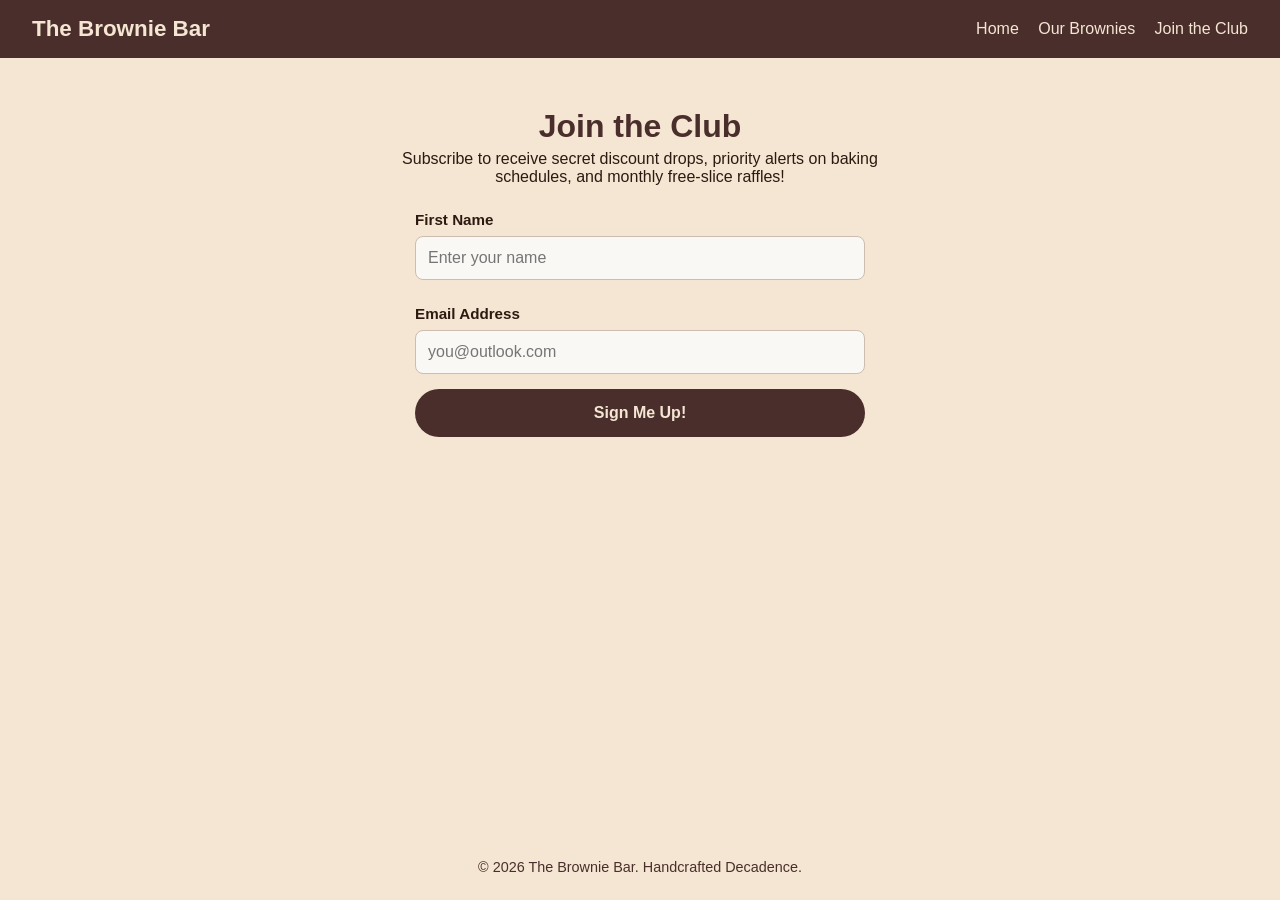
<file: sign-up.html>
<!DOCTYPE html>
<html lang="en">

<head>
  <meta charset="UTF-8">
  <meta name="viewport" content="width=device-width, initial-scale=1.0">
  <title>Join the Club | The Brownie Bar</title>
  <link rel="stylesheet" href="style.css">
</head>

<body>
  <header>
    <div class="logo" onclick="window.location.href='index.html'">The Brownie Bar</div>
    <nav>
      <a href="index.html">Home</a>
      <a href="menu.html">Our Brownies</a>
      <a href="signup.html">Join the Club</a>
    </nav>
  </header>

  <main style="text-align: center; padding: 20px; flex: 1;">
    <h1 style="color: var(--primary); margin-top: 30px; margin-bottom: 5px;">Join the Club</h1>
    <p style="max-width: 500px; margin: 0 auto 25px;">
      Subscribe to receive secret discount drops, priority alerts on baking schedules, and monthly free-slice raffles!
    </p>

    <div class="form-container">
      <form id="signupForm">
        <div class="form-group">
          <label for="userName">First Name</label>
          <input type="text" id="userName" placeholder="Enter your name" required>
        </div>
        <div class="form-group">
          <label for="userEmail">Email Address</label>
          <input type="email" id="userEmail" placeholder="you@outlook.com" required
                           pattern="[a-z0-9._%+-]+@[a-z0-9.-]+\.[a-z]{2,}$"
                           title="Please enter a valid email address (e.g. name@domain.com)">
        </div>
        <button type="submit" class="btn" aria-label="Submit registration details">Sign Me Up!</button>
      </form>
    </div>
  </main>

  <footer>&copy; 2026 The Brownie Bar. Handcrafted Decadence.</footer>
  <script src="app.js"></script>
</body>

</html>
</file>
<file: style.css>
/* Core Color System & Theme Settings */
:root {
    --primary: #4A2E2B;
    --secondary: #F5E6D3;
    --accent: #8B5A2B;
    --text: #2C1A11;
    --success: #2E7D32;
    --error: #C62828;
    --card-bg: #FFFFFF;
}

/* Custom Themed Scrollbar */
html {
    scroll-behavior: smooth;
    scrollbar-color: var(--primary) var(--secondary);
    scrollbar-width: thin;
}

body {
    font-family: 'Segoe UI', Tahoma, Geneva, Verdana, sans-serif;
    background-color: var(--secondary);
    color: var(--text);
    margin: 0;
    padding: 0;
    display: flex;
    flex-direction: column;
    min-height: 100vh;
}

/* Header Navbar Rules */
header {
    background-color: var(--primary);
    color: var(--secondary);
    padding: 1rem 2rem;
    display: flex;
    justify-content: space-between;
    align-items: center;
}

.logo {
    font-weight: bold;
    cursor: pointer;
    font-size: 1.4rem;
}

nav a {
    color: var(--secondary);
    text-decoration: none;
    margin-left: 15px;
    transition: opacity 0.2s;
}

nav a:hover {
    opacity: 0.8;
}

.section-title {
    text-align: center;
    color: var(--primary);
    font-size: 2rem;
    margin: 30px 0;
}

/* Grid & Layered Soft Shadow Cards */
.grid {
    display: grid;
    grid-template-columns: repeat(auto-fit, minmax(280px, 1fr));
    gap: 30px;
    padding: 20px;
    max-width: 1200px;
    margin: 0 auto;
}

.card {
    background: var(--card-bg);
    border-radius: 16px;
    overflow: hidden;
    box-shadow: 0 4px 6px -1px rgba(0, 0, 0, 0.05), 0 10px 15px -3px rgba(0, 0, 0, 0.08);
    transition: transform 0.3s cubic-bezier(0.34, 1.56, 0.64, 1), box-shadow 0.3s ease;
}

/* Micro-interaction Scale Trigger */
.card:hover {
    transform: scale(1.03) translateY(-4px);
    box-shadow: 0 20px 25px -5px rgba(0, 0, 0, 0.1), 0 10px 10px -5px rgba(0, 0, 0, 0.04);
}

.card-img {
    width: 100%;
    height: 220px;
    object-fit: cover;
}

.card-content {
    padding: 20px;
    text-align: center;
}

/* Centered Pill Tags */
.availability-tag {
    display: block;
    width: fit-content;
    margin: 12px auto;
    padding: 6px 16px;
    border-radius: 20px;
    font-size: 0.8rem;
    font-weight: bold;
    color: white;
    text-transform: uppercase;
    letter-spacing: 0.5px;
}

.available {
    background-color: var(--success);
}

.unavailable {
    background-color: var(--error);
}

/* Pricing Display Elements */
.price-container {
    margin: 15px 0;
    font-size: 1.25rem;
}

.original-price {
    text-decoration: line-through;
    color: #7a6152;
    margin-right: 8px;
}

.current-price {
    font-weight: bold;
    color: var(--accent);
}

.price-suffix {
    font-size: 1rem;
    color: var(--text);
    margin-left: 4px;
}

/* Form inputs & Details Layout Wrapper */
.product-layout {
    background: var(--card-bg);
    max-width: 600px;
    margin: 40px auto;
    padding: 30px;
    border-radius: 16px;
    box-shadow: 0 10px 15px -3px rgba(0, 0, 0, 0.05);
    text-align: center;
}

.product-layout img {
    width: 100%;
    max-height: 350px;
    object-fit: cover;
    border-radius: 12px;
}

.form-group {
    margin: 25px auto 15px auto;
    max-width: 450px;
    text-align: left;
}

.form-group label {
    display: block;
    margin-bottom: 8px;
    font-weight: 600;
    font-size: 0.95rem;
}

.form-group input {
    width: 100%;
    padding: 12px;
    border: 1px solid #ccbdb0;
    border-radius: 8px;
    font-size: 1rem;
    box-sizing: border-box;
    background-color: #faf8f5;
}

.form-group input:focus {
    border-color: var(--primary);
    outline: none;
    background-color: white;
}

/* Zero Padding Buttons */
.btn {
    display: block;
    width: 100%;
    max-width: 450px;
    margin: 15px auto 0 auto;
    padding: 0;
    line-height: 48px;
    text-align: center;
    text-decoration: none;
    border-radius: 25px;
    background-color: var(--primary);
    color: var(--secondary);
    font-weight: 600;
    border: none;
    cursor: pointer;
    font-size: 1rem;
    box-sizing: border-box;
    transition: background-color 0.3s ease, color 0.3s ease;
}

.btn:hover {
    background-color: var(--accent);
    color: white;
}

/* Invoice Box Component */
.invoice-box {
    background: var(--card-bg);
    border-radius: 12px;
    padding: 25px;
    margin: 25px 0;
    text-align: left;
    box-shadow: 0 4px 10px rgba(0, 0, 0, 0.05);
    border-left: 4px solid var(--primary);
}

.invoice-row {
    display: flex;
    justify-content: space-between;
    margin: 10px 0;
}

.invoice-total {
    font-size: 1.15rem;
    font-weight: bold;
    border-top: 2px dashed #e6dfd5;
    padding-top: 10px;
    margin-top: 10px;
}

/* Loading Skeletons */
.skeleton-container {
    display: flex;
    flex-direction: column;
    gap: 15px;
    padding: 25px;
    background: white;
    border-radius: 12px;
}

.skeleton-line {
    background: linear-gradient(90deg, #f2f2f2 25%, #e6e6e6 50%, #f2f2f2 75%);
    background-size: 200% 100%;
    animation: pulse-skeleton 1.5s infinite;
    height: 20px;
    border-radius: 4px;
}

.skeleton-line.short {
    width: 40%;
}

.skeleton-line.mid {
    width: 75%;
}

.skeleton-line.hero {
    height: 40px;
}

@keyframes pulse-skeleton {
    0% {
        background-position: 200% 0;
    }

    100% {
        background-position: -200% 0;
    }
}

/* Floating Top Tracker Toggle button */
.back-to-top {
    position: fixed;
    bottom: 30px;
    right: 30px;
    background-color: var(--primary);
    color: var(--secondary);
    width: 45px;
    height: 45px;
    border-radius: 50%;
    display: flex;
    align-items: center;
    justify-content: center;
    text-decoration: none;
    font-size: 1.2rem;
    font-weight: bold;
    box-shadow: 0 4px 10px rgba(0, 0, 0, 0.3);
    opacity: 0;
    pointer-events: none;
    transition: opacity 0.3s, background-color 0.2s;
    z-index: 999;
}

.back-to-top.visible {
    opacity: 1;
    pointer-events: auto;
}

.back-to-top:hover {
    background-color: var(--accent);
    color: white;
}

.copy-badge {
    display: inline-flex;
    align-items: center;
    gap: 8px;
    font-size: 0.9rem;
    padding: 6px 12px;
    background: #eee;
    border-radius: 4px;
    cursor: pointer;
    border: none;
    font-family: monospace;
}

footer {
    text-align: center;
    padding: 25px;
    color: var(--primary);
    font-size: 0.9rem;
    margin-top: auto;
}

@media print {

    /* Hide the navbar, buttons, footer, and back-to-top tracking circle */
    header,
    footer,
    .btn,
    .back-to-top,
    #copyIdBtn,
    p {
        display: none !important;
    }

    /* Force a clean white background for printing paper */
    body {
        background-color: white !important;
    }

    /* Expand the invoice block nicely on the page */
    .invoice-box {
        border: 1px solid #e6dfd5;
        box-shadow: none;
        margin: 0 auto;
        max-width: 100%;
    }
}

.live-banner {
    background-color: #E65100;
    color: white;
    text-align: center;
    padding: 8px;
    font-size: 0.85rem;
    font-weight: bold;
    letter-spacing: 0.5px;
    display: flex;
    justify-content: center;
    align-items: center;
    gap: 8px;
}

.pulse-dot {
    width: 8px;
    height: 8px;
    background-color: #39FF14;
    border-radius: 50%;
    animation: simplePulse 1.5s infinite;
}

@keyframes simplePulse {
    0% {
        transform: scale(0.9);
        opacity: 0.4;
    }

    50% {
        transform: scale(1.2);
        opacity: 1;
    }

    100% {
        transform: scale(0.9);
        opacity: 0.4;
    }
}

/* Active/Hovered Gold Star Accent */
.star-node.active-star {
    color: #E65100 !important;
}

/* Subtle scaling pop effect when touching stars */
.star-node {
    display: inline-block;
    transition: transform 0.1s ease, color 0.1s ease;
}

.star-node:hover {
    transform: scale(1.2);
}
</file>
